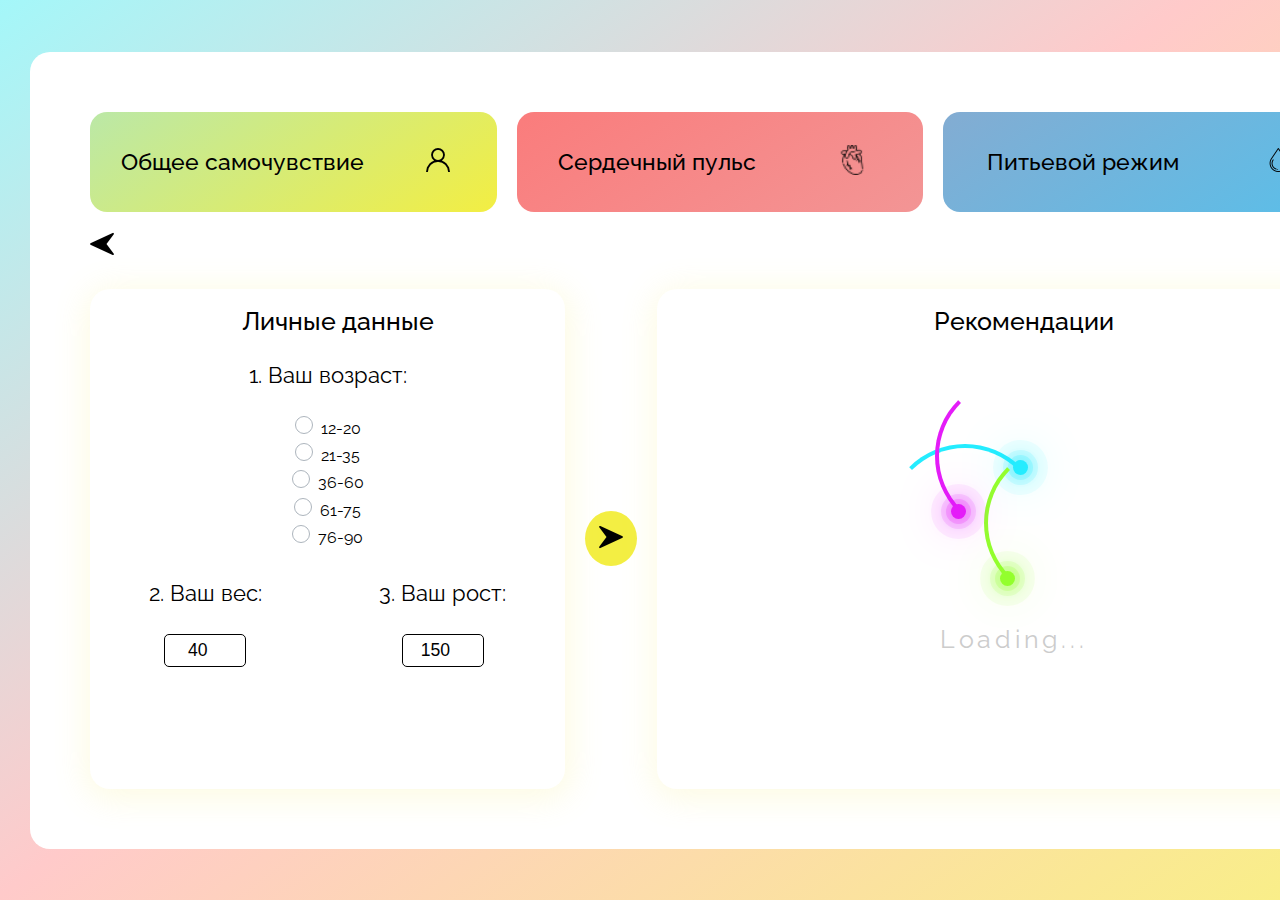
<file: health.html>
<!DOCTYPE html>
<html lang="en">
<head>
    <meta charset="UTF-8">
    <meta http-equiv="X-UA-Compatible" content="IE=edge">
    <meta name="viewport" content="width=device-width, initial-scale=1.0">
    <link rel="stylesheet" href="style/health.css">
    <title>Health page</title>
</head>
<body>
  <section class="health_section" id="health">
      <div class="health_board_bg">
        <div class="health_board">
          <div class="health_categories">
            <div class="health_categorie health_page">
              <div class="title_categorie"> <a href="#">Общее самочувствие</a></div>
              <div class="icon_categorie">
                <img src="img/user.png" alt="">
              </div>
            </div>
            <div class="health_categorie heart_page">
              <div class="title_categorie"> <a href="heart.html">Сердечный пульс</a></div>
              <div class="icon_categorie">
                <img src="img/heart_beat.png" width="30" height="30" alt="">
              </div>
            </div>
            <div class="health_categorie water_page ">
              <div class="title_categorie"> <a href="water.html">Питьевой режим</a></div>
              <div class="icon_categorie">
                <img src="img/water-drop.png" alt="">
              </div>
            </div>
          </div>
          <div class="back">
              <a href="index.html"><img class="arrow_rotate" src="img/right-arrow.png" alt="На главную страницу"></a>
          </div>
          <div class="health_diagrams">
            <div class="health_diagram health_active_diagram">
              <div class="health_title">Личные данные</div>
              
              <form class="form_info" id="data_form">
                  <div class="form_block">
                    <p class="form_subtitle">1. Ваш возраст:</p>
                    <div class="date_group">
                      <div class="radio">
                        <input class="custom-radio" type="radio" id="age-1" name="age" >
                        <label for="age-1">12-20</label>
                      </div>
                      <div class="radio">
                        <input class="custom-radio" type="radio" id="age-2" name="age" >
                        <label for="age-2">21-35</label>
                      </div>
                      <div class="radio">
                        <input class="custom-radio" type="radio" id="age-3" name="age" >
                        <label for="age-3">36-60</label>
                      </div>                     
                      <div class="radio">
                        <input class="custom-radio" type="radio" id="age-4" name="age" >
                        <label for="age-4">61-75</label>
                      </div>                   
                      <div class="radio">
                        <input class="custom-radio" type="radio" id="age-5" name="age" >
                        <label for="age-5">76-90</label>
                      </div>
                    </div>
                    <div class="data_blocks">
                      <div class="data_block">
                    <p class="form_subtitle">2. Ваш вес:</p>
                    <input type="number" class="input"  name="weight" value="40" min="25" max="220" step="1">
                    </div>
                    <div class="data_block">
                      <p class="form_subtitle">3. Ваш рост:</p>
                      <input type="number" class="input" name="height" value="150" min="110" max="210" step="1">
                    </div>
                  </div>
                  </div>
                </form>
            </div> 
            <button type="submit" onclick="openBlock()" class="button" id="buttonSubmit" name="buttonSend">
              <img src="img/right-arrow.png" alt="">
            </button>
            <div class="health_diagram health_water_diagram">
              <div class="health_title">Рекомендации</div>
              <div class="container" id="container">
                <div class="ring"></div>
                <div class="ring"></div>
                <div class="ring"></div>
                <p>Loading...</p>
              </div>
              <div class="recom_content" id="recom_content">
                <p>1. Пейте больше воды. В день необходимо выпивать хотя бы литр.</p>
                <p>2. Правильное питание. Оно необходимо для нормализации общего состояния организма. Исключите из рациона вредный фастфуд, жирное, выпечку, соленое.</p>
                <p>3. Сон. Рекомендуется отводить на сон 7-8 часов. Замените телевизор книгой. И не скупитесь на хороший матрас и подушку.</p>
                <p>4. Активный образ жизни. В день достаточно пробегать пару километров или заняться любимыми танцами. Занятия дома приветствуются.</p>
                <p>5. Дыхание. Овладев техникой диафрагмального дыхания, Вы сможете многое: контролировать свое психоэмоциональное состояние, уметь
                успокаиваться в стрессовой ситуации, замедлить старение.</p>
              </div>
            </div>     
          </div>
        </div>
      </div>
    </section>
    <script>
      function openBlock() {
        document.getElementById('container').style.display = 'none';
        display = document.getElementById('recom_content').style.display;
        if (display == 'none') {
          document.getElementById('recom_content').style.display = 'block';
        } else {
          document.getElementById('recom_content').style.display = 'none';
        }
      }
    </script>
    
</body>
</html>
</file>
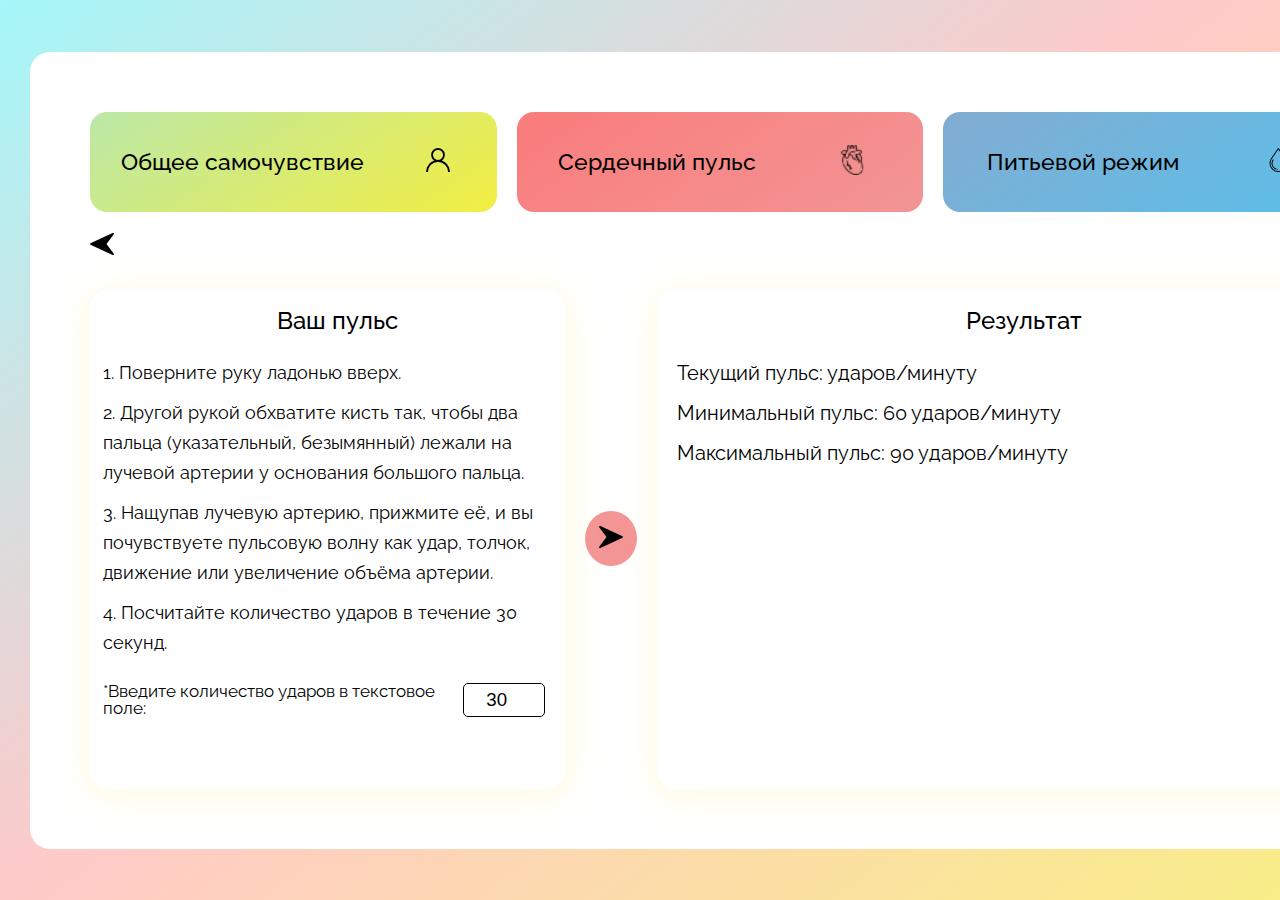
<file: heart.html>
<!DOCTYPE html>
<html lang="en">
<head>
    <meta charset="UTF-8">
    <meta http-equiv="X-UA-Compatible" content="IE=edge">
    <meta name="viewport" content="width=device-width, initial-scale=1.0">
    <link rel="stylesheet" href="style/heart.css">
    <title>Heart page</title>
</head>
<body>
    <section class="health_section" id="health">
      <div class="health_board_bg">
        <div class="health_board">
          <div class="health_categories">
            <div class="health_categorie health_page">
              <div class="title_categorie"> <a href="health.html">Общее самочувствие</a></div>
              <div class="icon_categorie">
                <img src="img/user.png" alt="">
              </div>
            </div>
            <div class="health_categorie heart_page">
              <div class="title_categorie"> <a href="heart.html">Сердечный пульс</a></div>
              <div class="icon_categorie">
                <img src="img/heart_beat.png" width="30" height="30" alt="">
              </div>
            </div>
            <div class="health_categorie water_page ">
              <div class="title_categorie"> <a href="water.html">Питьевой режим</a></div>
              <div class="icon_categorie">
                <img src="img/water-drop.png" alt="">
              </div>
            </div>
          </div>
          <div class="back">
            <a href="index.html"><img class="arrow_rotate" src="img/right-arrow.png" alt="На главную страницу"></a>
          </div>
          <div class="health_diagrams">
            <div class="health_diagram health_active_diagram">
              <div class="health_title">Ваш пульс</div>
              <form class="form_info" id="data_form">
                  <div class="form_block">
                    <div class="text">
                      <p>1. Поверните руку ладонью вверх.</p>
                      <p>2. Другой рукой обхватите кисть так, чтобы два пальца (указательный, безымянный) лежали на лучевой артерии у основания большого пальца.</p>
                      <p>3. Нащупав лучевую артерию, прижмите её, и вы почувствуете пульсовую волну как удар, толчок, движение или увеличение объёма артерии.</p>
                      <p>4. Посчитайте количество ударов в течение 30 секунд.</p>
                      
                    </div>
                  <div class="date_group">
                    <p>*Введите количество ударов в текстовое поле:</p>
                    <p><input type="number" name="hits" class="input" value="30" min="10" max="50" step="1"></p>
                  </div>
                </div>
                <div class="error_message" id="error"></div>
              </form>
            </div> 
            <button type="submit" onclick="openBlock()" class="button" id="buttonSubmit" name="buttonSend">
              <img src="img/right-arrow.png" alt="">
            </button>
            <div class="health_diagram health_water_diagram">
              <div class="health_title">Результат</div>
              <div class="health_content" id="health_content">
                <!-- <p> *диаграмма*</p> -->
                <p class="currentBeat">Текущий пульс: ударов/минуту</p>
                <p>Минимальный пульс: 60 ударов/минуту </p>
                <p>Максимальный пульс: 90 ударов/минуту </p>
                <p class="normal" id="normal"><span>Важно!</span>
                  Чтобы продлить молодость и быть здоровым человеком, необходимо заниматься спортом, сбалансированно питаться и вовремя проходить обследования.
                </p>
                <p class="tachycardia" id="tachycardia"> <span>Важно!</span>
                  Учащенный пульс возникает при следующих факторах: панической атаки, употребления избыточного количества кофе, употребления алкоголя <br>
                  Способы понижения: глубокий быстрый вдох и медленный выдох; умывание лица холодной водой.
                </p>
                <p class="bradycardia" id="bradycardia"><span>Важно!</span>
                  Пониженный пульс может быть при: физиологической или патологической брадикардиях, синдроме слабости синусового узла, блокаде проводящих путей <br>
                  Способы понижения при слабости, головокружении: выпить чашку кофе или крепкого черного чая. 
                </p>
              </div>
            </div>     
          </div>
        </div>
      </div>
    </section>
    <!-- <script>
      function openBlock() {
        display = document.getElementById('health_content').style.display;
        if (display == 'none') {
          document.getElementById('health_content').style.display = 'block';
        } else {
          document.getElementById('health_content').style.display = 'none';
        }
      }
    </script> -->
    <script>
      document.querySelector('.button').addEventListener('click', () =>{
        let data = document.querySelector('.input').value;
        let curData = data * 2;
        let doneData = `Текущий пульс: ${curData} ударов/минуту`;
        document.querySelector('.currentBeat').innerHTML = doneData;
        if (curData > 90 ){
          document.getElementById('tachycardia').style.display = 'block';
        }
        else if (curData < 60){
          document.getElementById('bradycardia').style.display = 'block';
        }
        else{
          document.getElementById('normal').style.display = 'block';
        }
      })
    </script> 
</body>
</html>
</file>
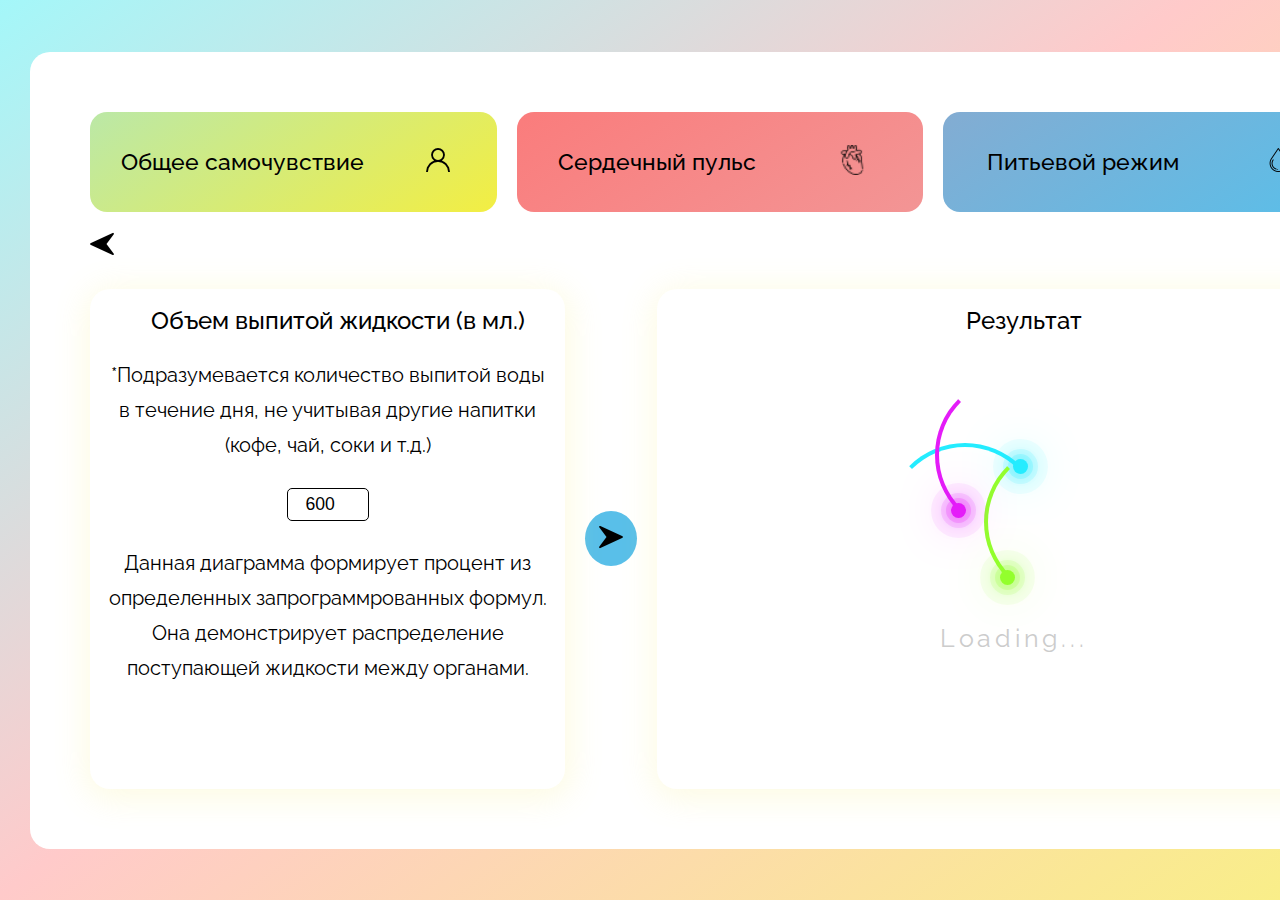
<file: water.html>
<!DOCTYPE html>
<html lang="en">
<head>
    <meta charset="UTF-8">
    <meta http-equiv="X-UA-Compatible" content="IE=edge">
    <meta name="viewport" content="width=device-width, initial-scale=1.0">
    <link rel="stylesheet" href="style/water.css">
    <script src="script/person.js"></script>
    <!-- библа amCharts -->
  <script src="https://cdn.amcharts.com/lib/4/core.js"></script>
  <script script src="https://cdn.amcharts.com/lib/4/charts.js"></script>
  <script src="https://cdn.amcharts.com/lib/4/themes/animated.js"></script>
    <title>Water page</title>
</head>
<body>
    <section class="health_section" id="health">
        <div class="health_board_bg">
          <div class="health_board">
            <div class="health_categories">
              <div class="health_categorie health_page">
                <div class="title_categorie"> <a href="health.html">Общее самочувствие</a></div>
                <div class="icon_categorie">
                  <img src="img/user.png" alt="">
                </div>
              </div>
              <div class="health_categorie heart_page">
                <div class="title_categorie"> <a href="heart.html">Сердечный пульс</a></div>
                <div class="icon_categorie">
                  <img src="img/heart_beat.png" width="30" height="30" alt="">
                </div>
              </div>
              <div class="health_categorie water_page ">
                <div class="title_categorie"> <a href="water.html">Питьевой режим</a></div>
                <div class="icon_categorie">
                  <img src="img/water-drop.png" alt="">
                </div>
              </div>
            </div>
            <div class="back">
              <a href="index.html"><img class="arrow_rotate" src="img/right-arrow.png" alt="На главную страницу"></a>
            </div>
            <div class="health_diagrams">
              <div class="health_diagram health_active_diagram">
                <div class="health_title">Объем выпитой жидкости (в мл.)</div>
                <form class="form_info" id="data_form">
                  <p class="water_drink"> *Подразумевается количество выпитой воды в течение дня, не учитывая другие напитки (кофе, чай, соки и т.д.)</p>  
                  <p></p>         
                  <p><input type="number" name="hits" class="input" value="600" min="500" max="3500" step="1"></p>
                  <p class="water_drink">Данная диаграмма формирует процент из определенных запрограммрованных формул. Она демонстрирует распределение поступающей жидкости между органами. </p>
                </form>
              </div> 
              <button type="submit" onclick="openBlock()" class="button" id="buttonSubmit" name="buttonSend">
                <img src="img/right-arrow.png" alt="">
              </button>
              <div class="health_diagram health_water_diagram">
                <div class="health_title">Результат</div>
                <div class="container" id="container">
                  <div class="ring"></div>
                  <div class="ring"></div>
                  <div class="ring"></div>
                  <p>Loading...</p>
                </div>
                <!-- <p> *календарь*</p> -->
                <div id="chartdiv" class="health_current_person"></div>
              </div>     
            </div>
          </div>
        </div>
      </section>
    <script>
      function openBlock(){
        document.getElementById('container').style.display = 'none';
        display = document.getElementById('chartdiv').style.display;
        if (display == 'none'){
          document.getElementById('chartdiv').style.display = 'block';
        }else{
           document.getElementById('chartdiv').style.display = 'none';
        }
      }
    </script>
</body>
</html>
</file>
<file: style/health.css>
@import "reset.css";
@import url('https://fonts.googleapis.com/css2?family=Raleway:ital,wght@0,200;0,400;1,200&display=swap');
body{
  font-family: 'Raleway', sans-serif;
}
.health_section{
  height: 100vh;
  align-items: center;
  position: relative;
  display: flex;
  background: rgb(164,247,249);
  background: linear-gradient(143deg, rgba(164,247,249,1) 0%, rgba(255,202,202,1) 48%, rgba(249,238,137,1) 100%);
}
.health_board_bg{
  width: 1400px;
  height: auto; 
  margin: 0 auto;
  padding: 20px 30px;
}
.health_board{
  border-radius: 20px;
  background: #fff;
  margin: 20px 0;
  padding: 60px;
  text-align: center; 
}
.health_categories{
  display: flex;
  justify-content: center;
  align-items: center;
}
.health_categorie{
  width: 450px;
  height: 100px;
  margin-right: 20px;
  border-radius: 17px;
  display: flex;
  justify-content: space-around;
  align-items: center;
  transition: .3s;
}
.health_categorie:hover{
  transform: scale(.9);
}
.icon_categorie{
  margin-right: 15px;
}
.title_categorie{
text-align: center;
}
.title_categorie a{
  font-size: 23px;
  font-weight: 500;
  color: #000;
}
/* Health page */
.health_page{
  background: linear-gradient(326deg, rgba(2,0,36,1) 0%, rgba(242,237,54,0.9360119047619048) 0%, rgba(187,232,167,1) 100%);}
.health_page:hover{
  box-shadow: 1px 5px 32px 5px rgba(233,248,113,1);
  -webkit-box-shadow: 1px 5px 32px 5px rgba(233,248,113,1);
  -moz-box-shadow: 1px 5px 32px 5px rgba(233,248,113,1);
}
/* Heart page */
.heart_page{
  background: rgb(2,0,36);
  background: linear-gradient(326deg, rgba(2,0,36,1) 0%, rgba(242,142,142,0.9360119047619048) 0%, rgba(250,124,124,1) 100%);
}
.heart_page:hover{
  box-shadow: 1px 5px 32px 3px rgba(233,160,118,1);
  -webkit-box-shadow: 1px 5px 32px 3px rgba(233,160,118,1);
  -moz-box-shadow: 1px 5px 32px 3px rgba(233,160,118,1);
}
/* Water page */
.water_page{
  background: rgb(2,0,36);
  background: linear-gradient(326deg, rgba(2,0,36,1) 0%, rgba(78,187,232,0.9360119047619048) 0%, rgba(131,172,210,1) 100%);
}
.water_page:hover{
  box-shadow: 1px 5px 32px 5px rgba(146,204,230,1);
  -webkit-box-shadow: 1px 5px 32px 5px rgba(146,204,230,1);
  -moz-box-shadow: 1px 5px 32px 5px rgba(146,204,230,1);
}
/* ========== ССЫЛКА НАЗАД ========== */
.back{
    text-align: left;
    margin-top: 20px;
}
.arrow_rotate{
  transform: rotate(180deg);
}
/* ========== Диаграммы ========== */
.health_diagrams{
  display: flex;
  justify-content: space-between;
  align-items: center;
  margin-top: 30px;
}
.health_title{
  font-size: 25px;
  text-align: center;
  margin: 20px 0 20px 20px;
  font-weight: 500; 
}
.health_diagram{
  position: relative;
  height: 500px;
  border-radius: 20px;

} 
.health_heart_diagram{
  background: rgb(0,0,0);
  background: linear-gradient(143deg, rgba(0,0,0,1) 0%, rgba(250,171,132,1) 0%, rgba(249,137,141,1) 100%);
}
.health_water_diagram{
  width: 60%;
  -webkit-box-shadow: 1px 5px 32px 5px rgba(246, 236, 116, 0.2);
  -moz-box-shadow: 1px 5px 32px 5px rgba(246, 236, 116, 0.2);
  box-shadow: 1px 5px 32px 5px rgba(246, 236, 116, 0.2);
}
.health_active_diagram{
  width: 40%;
  margin-right: 20px;
  -webkit-box-shadow: 1px 5px 32px 5px rgba(246, 236, 116, 0.2);
  -moz-box-shadow: 1px 5px 32px 5px rgba(246, 236, 116, 0.2);
  box-shadow: 1px 5px 32px 5px rgba(246, 236, 116, 0.2);
}


  /* ================= ФОРМА ================= */

/*Окно*/
.form_info{  
    text-align: center; 
}
/*Заголовок */
.form_title{
    font-size: 30px;
    margin-bottom: 40px;
    text-transform: uppercase;
}
.form_subtitle{
    font-size: 22px;
    margin-top: 30px;
    margin-bottom: 30px;
}

.text_input{
    font-family: 'Montserrat', sans-serif;
    font-size: 18px;
    width: 50%;
    border:none;
    border-bottom: 1px solid #ffbe76;
    outline: none;
    background-color: transparent;
    padding-bottom: 10px;
    text-align: center;
}
.input{
   color:#000;
   font-size:1.1em;
   border-radius:5px;
   padding: 5px;
   width: 70px;
   border: 1px solid #000;
   text-align: center;
}
.data_blocks{
  display: flex;
  justify-content: space-around;
}

/* ================= КНОПКА ================= */
.button{
  border-radius: 50%;
  background: rgba(242,237,54,0.9360119047619048);
  width: 55px;
  height: 55px;
  text-decoration: none;
  transition: .3s linear;
  margin-right: 20px;
  border:0;
}
.button:hover{
  background: rgba(187,232,167,1);
}
/* ================= RADIO ================= */

/* для элемента input c type="radio" */
.custom-radio {
  position: absolute;
  z-index: -1;
  opacity: 0;
}

/* для элемента label связанного с .custom-radio */


/* создание в label псевдоэлемента  before со следующими стилями */
.custom-radio+label::before {
  content: '';
  display: inline-block;
  width: 1em;
  height: 1em;
  flex-shrink: 0;
  flex-grow: 0;
  border: 1px solid #adb5bd;
  border-radius: 50%;
  margin-right: 0.5em;
  background-repeat: no-repeat;
  background-position: center center;
  background-size: 50% 50%;
}
/* стили при наведении курсора на радио */
.custom-radio:not(:disabled):not(:checked)+label:hover::before {
  border-color: #b3d7ff;
}

/* стили для активной радиокнопки (при нажатии на неё) */
.custom-radio:not(:disabled):active+label::before {
  background-color: #b3d7ff;
  border-color: #b3d7ff;
}

/* стили для радиокнопки, находящейся в фокусе */
.custom-radio:focus+label::before {
  box-shadow: 0 0 0 0.2rem rgba(0, 123, 255, 0.25);
}

/* стили для радиокнопки, находящейся в фокусе и не находящейся в состоянии checked */
.custom-radio:focus:not(:checked)+label::before {
  border-color: #80bdff;
}

/* стили для радиокнопки, находящейся в состоянии checked */
.custom-radio:checked+label::before {
  border-color: #0b76ef;
  background-color: #0b76ef;
  background-image: url("data:image/svg+xml,%3csvg xmlns='http://www.w3.org/2000/svg' viewBox='-4 -4 8 8'%3e%3ccircle r='3' fill='%23fff'/%3e%3c/svg%3e");
}

/* стили для радиокнопки, находящейся в состоянии disabled */
.custom-radio:disabled+label::before {
  background-color: #e9ecef;
}
.radio {
  margin-bottom: 0.4em;
}
/* ================= РЕКОМЕНДАЦИИ ================= */
.recom_content p{
  font-size: 18px;
  margin-bottom: 8px;
  text-align: left;
  margin-left: 15px;
  padding: 5px;
  line-height: 30px;
}
.recom_content{
  display: none;
}

/* ================= ЗАГРУЗКА ================= */

.container {
  margin-top: 140px;
  position: relative;
  width: 100%;
  display: flex;
  justify-content: center;
  align-items: center;
}

.container .ring {
  position: relative;
  width: 150px;
  height: 150px;
  margin: -30px;
  border-radius: 50%;
  border: 4px solid transparent;
  border-top: 4px solid #24ecff;
  animation: beesLine 4s linear infinite;
}

@keyframes beesLine {
  0%
  {
      transform: rotate(0deg);
  }
  100%
  {
      transform:  rotate(360deg);
  }
}

.container .ring::before {
  content: "";
  position: absolute;
  top: 12px;
  right: 12px;
  border-radius: 50%;
  width: 15px;
  height: 15px;
  background: #24ecff;
  box-shadow: 0 0 0 5px #24ecff33,
  0 0 0 10px #24ecff22,
  0 0 0 20px #24ecff11,
  0 0 20px #24ecff,
  0 0 50px #24ecff;
}

.container .ring:nth-child(2) {
  animation: beesLine2 4s linear infinite;
  animation-delay: -1s;
  border-top: 4px solid transparent;
  border-left: 4px solid #93ff2d;
}

@keyframes beesLine2 {
  0%
  {
      transform: rotate(360deg);
  }
  100%
  {
      transform: rotate(0deg);
  }
}

.container .ring:nth-child(2)::before {
  content: "";
  position: absolute;
  top: initial;
  bottom: 12px;
  left: 12px;
  border-radius: 50%;
  width: 15px;
  height: 15px;
  background: #93ff2d;
  box-shadow: 0 0 0 5px #93ff2d33,
  0 0 0 10px #93ff2d22,
  0 0 0 20px #93ff2d11,
  0 0 20px #93ff2d,
  0 0 50px #93ff2d;
}

.container .ring:nth-child(3) {
  animation: beesLine2 4s linear infinite;
  animation-delay: -3s;
  position: absolute;
  top: -66.66px;
  border-top: 4px solid transparent;
  border-left: 4px solid #e41cf8;
}

.container .ring:nth-child(3)::before {
  content: "";
  position: absolute;
  top: initial;
  bottom: 12px;
  left: 12px;
  border-radius: 50%;
  width: 15px;
  height: 15px;
  background: #e41cf8;
  box-shadow: 0 0 0 5px #e41cf833,
  0 0 0 10px #e41cf822,
  0 0 0 20px #e41cf811,
  0 0 20px #e41cf8,
  0 0 50px #e41cf8;
}

.container p {
  position: absolute;
  color: #ccc;
  font-size: 25px;
  bottom: -80px;
  letter-spacing: 0.15em;
  font-family: 'Raleway', sans-serif;
}
</file>
<file: style/heart.css>
@import "reset.css";
@import url("https://fonts.googleapis.com/css2?family=Raleway:ital,wght@0,200;0,400;1,200&display=swap");
body {
  font-family: "Raleway", sans-serif;
}
.health_section {
  height: 100vh;
  position: relative;
  display: flex;
  align-items: center;
  background: rgb(164, 247, 249);
  background: linear-gradient(
    143deg,
    rgba(164, 247, 249, 1) 0%,
    rgba(255, 202, 202, 1) 48%,
    rgba(249, 238, 137, 1) 100%
  );
}
.health_board_bg {
  width: 1400px;
  height: auto;
  margin: 0 auto;
  padding: 20px 30px;
}
.health_board {
  border-radius: 20px;
  background: #fff;
  margin: 20px 0;
  padding: 60px;
  text-align: center;
}
.health_categories {
  display: flex;
  justify-content: center;
  align-items: center;
}
.health_categorie {
  width: 450px;
  height: 100px;
  margin-right: 20px;
  border-radius: 17px;
  display: flex;
  justify-content: space-around;
  align-items: center;
  transition: 0.3s;
}
.health_categorie:hover {
  transform: scale(0.9);
}
.icon_categorie {
  margin-right: 15px;
}
.title_categorie {
  text-align: center;
}
.title_categorie a {
  font-size: 23px;
  font-weight: 500;
  color: #000;
}
/* Health page */
.health_page {
  background: linear-gradient(
    326deg,
    rgba(2, 0, 36, 1) 0%,
    rgba(242, 237, 54, 0.9360119047619048) 0%,
    rgba(187, 232, 167, 1) 100%
  );
}
.health_page:hover {
  box-shadow: 1px 5px 32px 5px rgba(233, 248, 113, 1);
  -webkit-box-shadow: 1px 5px 32px 5px rgba(233, 248, 113, 1);
  -moz-box-shadow: 1px 5px 32px 5px rgba(233, 248, 113, 1);
}
/* Heart page */
.heart_page {
  background: rgb(2, 0, 36);
  background: linear-gradient(
    326deg,
    rgba(2, 0, 36, 1) 0%,
    rgba(242, 142, 142, 0.9360119047619048) 0%,
    rgba(250, 124, 124, 1) 100%
  );
}
.heart_page:hover {
  box-shadow: 1px 5px 32px 3px rgba(233, 160, 118, 1);
  -webkit-box-shadow: 1px 5px 32px 3px rgba(233, 160, 118, 1);
  -moz-box-shadow: 1px 5px 32px 3px rgba(233, 160, 118, 1);
}
/* Water page */
.water_page {
  background: rgb(2, 0, 36);
  background: linear-gradient(
    326deg,
    rgba(2, 0, 36, 1) 0%,
    rgba(78, 187, 232, 0.9360119047619048) 0%,
    rgba(131, 172, 210, 1) 100%
  );
}
.water_page:hover {
  box-shadow: 1px 5px 32px 5px rgba(146, 204, 230, 1);
  -webkit-box-shadow: 1px 5px 32px 5px rgba(146, 204, 230, 1);
  -moz-box-shadow: 1px 5px 32px 5px rgba(146, 204, 230, 1);
}
/* ========== ССЫЛКА НАЗАД ========== */
.back{
    text-align: left;
    margin-top: 20px;
}
.arrow_rotate{
  transform: rotate(180deg);
}
/* ========== Диаграммы ========== */
.health_diagrams {
  display: flex;
  justify-content: space-between;
  align-items: center;
  margin-top: 30px;
}
.health_title {
  font-size: 24px;
  text-align: center;
  margin-top: 20px;
  margin-bottom: 20px;
  margin-left: 20px;
  font-weight: 500;
}
.health_diagram {
  position: relative;
  height: 500px;
  border-radius: 20px;
}
.health_heart_diagram {
  background: rgb(0, 0, 0);
  background: linear-gradient(
    143deg,
    rgba(0, 0, 0, 1) 0%,
    rgba(250, 171, 132, 1) 0%,
    rgba(249, 137, 141, 1) 100%
  );
}
.health_water_diagram {
  width: 60%;
  -webkit-box-shadow: 1px 5px 32px 5px rgba(246, 236, 116, 0.2);
  -moz-box-shadow: 1px 5px 32px 5px rgba(246, 236, 116, 0.2);
  box-shadow: 1px 5px 32px 5px rgba(246, 236, 116, 0.2);
}
.health_active_diagram {
  width: 40%;
  margin-right: 20px;
  /* background: linear-gradient(143deg, rgba(0,0,0,1) 0%, rgba(164,247,249,1) 0%, rgba(249,238,137,1) 100%); */
  -webkit-box-shadow: 1px 5px 32px 5px rgba(246, 236, 116, 0.2);
  -moz-box-shadow: 1px 5px 32px 5px rgba(246, 236, 116, 0.2);
  box-shadow: 1px 5px 32px 5px rgba(246, 236, 116, 0.2);
}

/* ================= ФОРМА ================= */
/*Окно резерва*/
.form_info {
  text-align: center;
}
/*Заголовок бронирования столов*/
.form_title {
  font-size: 30px;
  margin-bottom: 40px;
  text-transform: uppercase;
}
.form_subtitle {
  font-size: 23px;
  margin-bottom: 45px;
}
.text_input {
  font-size: 18px;
  width: 50%;
  border: none;
  border-bottom: 1px solid #ffbe76;
  outline: none;
  background-color: transparent;
  padding-bottom: 10px;
  text-align: center;
}

/* ================= КНОПКА ================= */
.button {
  border-radius: 50%;
  background: rgba(242, 142, 142, 0.9360119047619048);
  width: 55px;
  height: 55px;
  transition: 0.3s linear;
  margin-right: 20px;
  border: 0;
}
.button:hover {
  background: rgba(250, 124, 124, 1);
}
/* ================= ТЕКСТ ================= */
.text p {
  font-size: 18px;
  line-height: 30px;
  padding: 5px;
  text-align: left;
  margin-left: 8px;
}
.date_group {
  display: flex;
  align-items: center;
  margin-top: 15px;
  padding: 0 15px 0 0;
}
.date_group p {
  font-size: 17px;
  text-align: left;
  padding: 5px;
  margin-left: 8px;
}
.input {
  color: #000;
  font-size: 1.1em;
  border-radius: 5px;
  padding: 5px;
  width: 70px;
  border: 1px solid #000;
  text-align: center;
}
/* .health_content {
  display: none; 
} */
.health_content p {
  text-align: left;
  font-size: 20px;
  line-height: 40px;
  margin-left: 20px;
}
.tachycardia, .bradycardia, .normal{
  display: none;
}
.tachycardia span, .bradycardia span, .normal span{
  font-weight: 700;
}
.tachycardia, .bradycardia, .normal{
  font-size: 18px;
  line-height: 38px;
  margin-top: 40px;
}
</file>
<file: style/water.css>
@import "reset.css";
@import url('https://fonts.googleapis.com/css2?family=Raleway:ital,wght@0,200;0,400;1,200&display=swap');
body{
    font-family: 'Raleway', sans-serif;
}
.health_section{
    height: 100vh;
     align-items: center;
    position: relative;
    display: flex;
    background: rgb(164,247,249);
    background: linear-gradient(143deg, rgba(164,247,249,1) 0%, rgba(255,202,202,1) 48%, rgba(249,238,137,1) 100%);
}
  .health_board_bg{
    width: 1400px;
    height: auto; 
    margin: 0 auto;
    padding: 20px 30px;
}
  .health_board{
    border-radius: 20px;
    background: #fff;
    margin: 20px 0;
    padding: 60px;
    text-align: center; 
}
  .health_categories{
    display: flex;
    justify-content: center;
    align-items: center;
}
  .health_categorie{
    width: 450px;
    height: 100px;
    margin-right: 20px;
    border-radius: 17px;
    display: flex;
    justify-content: space-around;
    align-items: center;
    transition: .3s;
}
  .health_categorie:hover{
    transform: scale(.9);
}
  .icon_categorie{
    margin-right: 15px;
}
  .title_categorie{
  text-align: center;
}
  .title_categorie a{
    font-size: 23px;
    font-weight: 500;
    color: #000;
}
  /* Health page */
  .health_page{
    background: linear-gradient(326deg, rgba(2,0,36,1) 0%, rgba(242,237,54,0.9360119047619048) 0%, rgba(187,232,167,1) 100%);}
  .health_page:hover{
    box-shadow: 1px 5px 32px 5px rgba(233,248,113,1);
    -webkit-box-shadow: 1px 5px 32px 5px rgba(233,248,113,1);
    -moz-box-shadow: 1px 5px 32px 5px rgba(233,248,113,1);
}
  /* Heart page */
  .heart_page{
    background: rgb(2,0,36);
  background: linear-gradient(326deg, rgba(2,0,36,1) 0%, rgba(242,142,142,0.9360119047619048) 0%, rgba(250,124,124,1) 100%);
}
  .heart_page:hover{
    box-shadow: 1px 5px 32px 3px rgba(233,160,118,1);
  -webkit-box-shadow: 1px 5px 32px 3px rgba(233,160,118,1);
  -moz-box-shadow: 1px 5px 32px 3px rgba(233,160,118,1);
}
  /* Water page */
  .water_page{
    background: rgb(2,0,36);
    background: linear-gradient(326deg, rgba(2,0,36,1) 0%, rgba(78,187,232,0.9360119047619048) 0%, rgba(131,172,210,1) 100%);
}
  .water_page:hover{
    box-shadow: 1px 5px 32px 5px rgba(146,204,230,1);
    -webkit-box-shadow: 1px 5px 32px 5px rgba(146,204,230,1);
    -moz-box-shadow: 1px 5px 32px 5px rgba(146,204,230,1);
}

/* ========== ССЫЛКА НАЗАД ========== */
.back{
    text-align: left;
    margin-top: 20px;
}
.arrow_rotate{
  transform: rotate(180deg);
}
 /* ========== Диаграммы ========== */
  .health_diagrams{
      display: flex;
    justify-content: space-between;
    align-items: center;
     margin-top: 30px;
}
  .health_title{
    font-size: 24px;
    text-align: center;
    margin-top: 20px;
    margin-left: 20px;
    font-weight: 500; 
}
  .health_diagram{
    position: relative;
    height: 500px;
    border-radius: 20px;
} 
  .health_heart_diagram{
    background: rgb(0,0,0);
    background: linear-gradient(143deg, rgba(0,0,0,1) 0%, rgba(250,171,132,1) 0%, rgba(249,137,141,1) 100%);
}
  .health_water_diagram{
      width: 60%;
    -webkit-box-shadow: 1px 5px 32px 5px rgba(246, 236, 116, 0.2);
    -moz-box-shadow: 1px 5px 32px 5px rgba(246, 236, 116, 0.2);
    box-shadow: 1px 5px 32px 5px rgba(246, 236, 116, 0.2);
}
  .health_active_diagram{
      width: 40%;
    margin-right: 20px;
    -webkit-box-shadow: 1px 5px 32px 5px rgba(246, 236, 116, 0.2);
    -moz-box-shadow: 1px 5px 32px 5px rgba(246, 236, 116, 0.2);
    box-shadow: 1px 5px 32px 5px rgba(246, 236, 116, 0.2);
}
/* Человек */
.health_current_person{
  display: none;
  height: 400px;
  width: 100%;
  }
  .diag{
    font-size: 20px;
  }

  /* ================= ФОРМА ================= */

/*Окно резерва*/
.form_info{  
    text-align: center; 
}
  /*Заголовок бронирования столов*/
.form_title{
    font-size: 30px;
    margin-bottom: 40px;
    text-transform: uppercase;
}
.form_subtitle{
    font-size: 23px;
    margin-bottom: 45px;
}
.text_input{
    font-family: 'Montserrat', sans-serif;
    font-size: 18px;
    width: 50%;
    border:none;
    border-bottom: 1px solid #ffbe76;
    outline: none;
    background-color: transparent;
    padding-bottom: 10px;
    text-align: center;
}
.error_message{
    margin-top: 20px;
    color: rgb(240, 52, 52);
    font-size: 20px;
}
/* ================= КНОПКА ================= */
.button{
  border-radius: 50%;
  background: rgba(78,187,232,0.9360119047619048);
  width: 55px;
  height: 55px;
  text-decoration: none;
  transition: .3s linear;
  margin-right: 20px;
  border:0;
}
.button:hover{
  background: rgba(131,172,210,1);
}
.input {
  color: #000;
  font-size: 1.1em;
  border-radius: 5px;
  padding: 5px;
  width: 70px;
  border: 1px solid #000;
  text-align: center;
}
.water_drink{
  font-size: 20px;
  margin: 25px 15px;
  line-height: 35px;
}
/* ================= ЗАГРУЗКА ================= */

.container {
  margin-top: 140px;
  position: relative;
  width: 100%;
  display: flex;
  justify-content: center;
  align-items: center;
}

.container .ring {
  position: relative;
  width: 150px;
  height: 150px;
  margin: -30px;
  border-radius: 50%;
  border: 4px solid transparent;
  border-top: 4px solid #24ecff;
  animation: beesLine 4s linear infinite;
}

@keyframes beesLine {
  0%
  {
      transform: rotate(0deg);
  }
  100%
  {
      transform:  rotate(360deg);
  }
}

.container .ring::before {
  content: "";
  position: absolute;
  top: 12px;
  right: 12px;
  border-radius: 50%;
  width: 15px;
  height: 15px;
  background: #24ecff;
  box-shadow: 0 0 0 5px #24ecff33,
  0 0 0 10px #24ecff22,
  0 0 0 20px #24ecff11,
  0 0 20px #24ecff,
  0 0 50px #24ecff;
}

.container .ring:nth-child(2) {
  animation: beesLine2 4s linear infinite;
  animation-delay: -1s;
  border-top: 4px solid transparent;
  border-left: 4px solid #93ff2d;
}

@keyframes beesLine2 {
  0%
  {
      transform: rotate(360deg);
  }
  100%
  {
      transform: rotate(0deg);
  }
}

.container .ring:nth-child(2)::before {
  content: "";
  position: absolute;
  top: initial;
  bottom: 12px;
  left: 12px;
  border-radius: 50%;
  width: 15px;
  height: 15px;
  background: #93ff2d;
  box-shadow: 0 0 0 5px #93ff2d33,
  0 0 0 10px #93ff2d22,
  0 0 0 20px #93ff2d11,
  0 0 20px #93ff2d,
  0 0 50px #93ff2d;
}

.container .ring:nth-child(3) {
  animation: beesLine2 4s linear infinite;
  animation-delay: -3s;
  position: absolute;
  top: -66.66px;
  border-top: 4px solid transparent;
  border-left: 4px solid #e41cf8;
}

.container .ring:nth-child(3)::before {
  content: "";
  position: absolute;
  top: initial;
  bottom: 12px;
  left: 12px;
  border-radius: 50%;
  width: 15px;
  height: 15px;
  background: #e41cf8;
  box-shadow: 0 0 0 5px #e41cf833,
  0 0 0 10px #e41cf822,
  0 0 0 20px #e41cf811,
  0 0 20px #e41cf8,
  0 0 50px #e41cf8;
}

.container p {
  position: absolute;
  color: #ccc;
  font-size: 25px;
  bottom: -80px;
  letter-spacing: 0.15em;
  font-family: 'Raleway', sans-serif;
}
</file>
